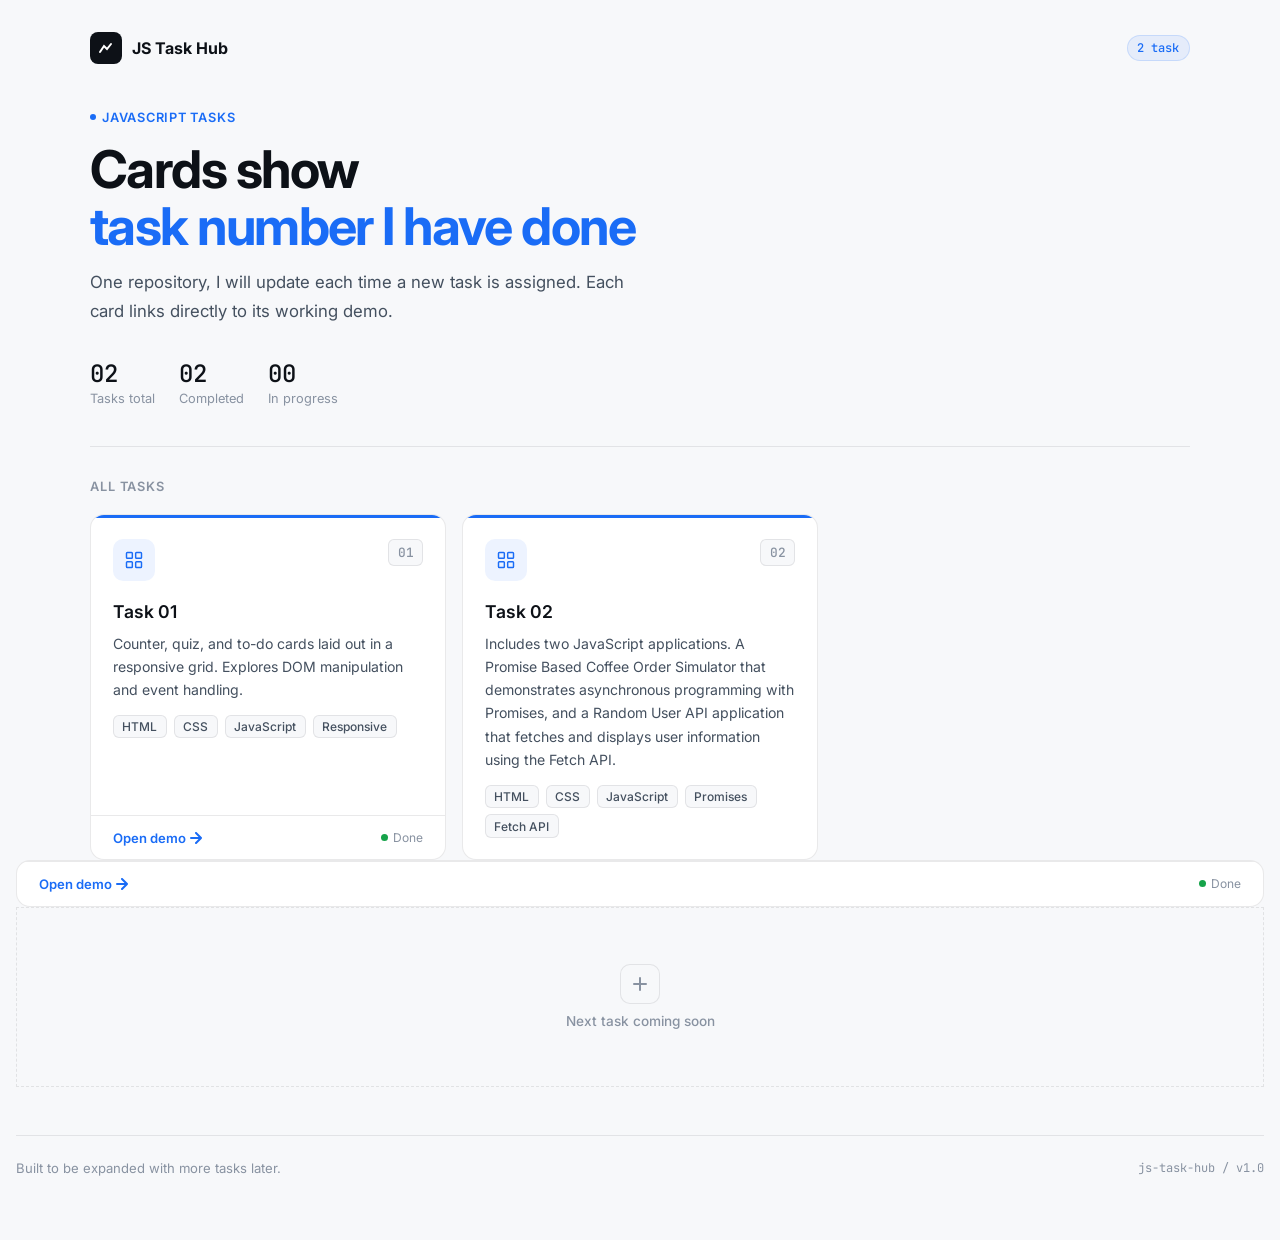
<file: index.html>
﻿<!DOCTYPE html>
<html lang="en">
<head>
<meta charset="UTF-8">
<meta name="viewport" content="width=device-width, initial-scale=1.0">
<title>JS Task Hub</title>
<link rel="preconnect" href="https://fonts.googleapis.com">
<link href="https://fonts.googleapis.com/css2?family=Inter:wght@400;500;600;700&family=JetBrains+Mono:wght@500&display=swap" rel="stylesheet">
<style>
*,*::before,*::after{box-sizing:border-box;margin:0;padding:0}

:root{
  --ink:#0d1117;
  --ink-2:#44505f;
  --ink-3:#8892a1;
  --surface:#ffffff;
  --bg:#f7f8fa;
  --border:rgba(13,17,23,.09);
  --border-hover:rgba(13,17,23,.18);
  --blue:#1a6cf6;
  --blue-dim:rgba(26,108,246,.08);
  --green:#16a34a;
  --green-dim:rgba(22,163,74,.08);
  --amber:#b45309;
  --amber-dim:rgba(180,83,9,.08);
  --purple:#7c3aed;
  --purple-dim:rgba(124,58,237,.08);
  --radius:14px;
  --radius-sm:8px;
}

body{
  font-family:'Inter',system-ui,sans-serif;
  background:var(--bg);
  color:var(--ink);
  min-height:100vh;
  padding:2rem 1rem 4rem;
}

.shell{max-width:1100px;margin:0 auto}

/* ── Topbar ── */
.topbar{
  display:flex;
  align-items:center;
  justify-content:space-between;
  margin-bottom:2.5rem;
}
.logo{
  display:flex;
  align-items:center;
  gap:10px;
  font-weight:700;
  font-size:1rem;
  color:var(--ink);
  text-decoration:none;
}
.logo-mark{
  width:32px;height:32px;
  background:var(--ink);
  border-radius:8px;
  display:flex;align-items:center;justify-content:center;
}
.logo-mark svg{width:16px;height:16px;stroke:#fff;fill:none;stroke-width:2;stroke-linecap:round}
.badge-count{
  font-family:'JetBrains Mono',monospace;
  font-size:.75rem;font-weight:500;
  background:var(--blue-dim);
  color:var(--blue);
  padding:.25rem .6rem;
  border-radius:99px;
  border:1px solid rgba(26,108,246,.15);
}

/* ── Hero ── */
.hero{margin-bottom:2.5rem}
.hero-tag{
  display:inline-flex;align-items:center;gap:6px;
  font-size:.8rem;font-weight:600;
  letter-spacing:.06em;text-transform:uppercase;
  color:var(--blue);margin-bottom:1rem;
}
.hero-tag::before{content:'';display:block;width:6px;height:6px;border-radius:50%;background:var(--blue)}
.hero h1{
  font-size:clamp(2rem,5vw,3.25rem);
  font-weight:700;line-height:1.1;
  letter-spacing:-.03em;
  color:var(--ink);margin-bottom:.85rem;
}
.hero h1 em{font-style:normal;color:var(--blue)}
.hero-sub{font-size:1.05rem;color:var(--ink-2);line-height:1.7;max-width:52ch}

/* ── Stats ── */
.stats{display:flex;gap:1.5rem;margin:2rem 0;flex-wrap:wrap}
.stat{display:flex;flex-direction:column;gap:2px}
.stat-num{font-family:'JetBrains Mono',monospace;font-size:1.5rem;font-weight:500;color:var(--ink)}
.stat-label{font-size:.8rem;color:var(--ink-3)}

/* ── Divider ── */
.divider{height:1px;background:var(--border);margin:2rem 0}

/* ── Section head ── */
.section-head{display:flex;align-items:center;justify-content:space-between;margin-bottom:1.25rem}
.section-title{font-size:.8rem;font-weight:600;letter-spacing:.07em;text-transform:uppercase;color:var(--ink-3)}

/* ── Grid ── */
.grid{display:grid;grid-template-columns:repeat(auto-fill,minmax(300px,1fr));gap:1rem}

/* ── Card ── */
.card{
  position:relative;
  background:var(--surface);
  border:1px solid var(--border);
  border-radius:var(--radius);
  overflow:hidden;
  text-decoration:none;
  color:inherit;
  display:flex;flex-direction:column;
  transition:border-color .18s,transform .18s,box-shadow .18s;
}
.card:hover{
  border-color:var(--border-hover);
  transform:translateY(-3px);
  box-shadow:0 12px 32px rgba(13,17,23,.08);
}

.card-accent{height:3px;background:var(--accent,var(--blue))}

.card-top{
  padding:1.35rem 1.35rem .75rem;
  display:flex;align-items:flex-start;justify-content:space-between;gap:1rem;
}
.card-icon{
  width:42px;height:42px;border-radius:10px;
  background:var(--icon-bg,var(--blue-dim));
  display:flex;align-items:center;justify-content:center;flex-shrink:0;
}
.card-icon svg{
  width:20px;height:20px;
  stroke:var(--icon-color,var(--blue));
  fill:none;stroke-width:1.75;stroke-linecap:round;stroke-linejoin:round;
}
.card-num{
  font-family:'JetBrains Mono',monospace;
  font-size:.8rem;font-weight:500;color:var(--ink-3);
  background:var(--bg);border:1px solid var(--border);
  border-radius:6px;padding:.25rem .55rem;
}

.card-body{padding:.5rem 1.35rem 1.35rem;flex:1;display:flex;flex-direction:column;gap:.6rem}
.card-title{font-size:1.1rem;font-weight:600;color:var(--ink)}
.card-desc{font-size:.88rem;line-height:1.65;color:var(--ink-2)}

.tag-row{display:flex;flex-wrap:wrap;gap:.4rem;margin-top:.25rem}
.tag{
  display:inline-flex;align-items:center;gap:4px;
  font-size:.75rem;font-weight:500;
  padding:.2rem .55rem;border-radius:6px;
  background:var(--bg);color:var(--ink-2);border:1px solid var(--border);
}

.card-foot{
  display:flex;align-items:center;justify-content:space-between;
  padding:.85rem 1.35rem;border-top:1px solid var(--border);margin-top:auto;
}
.card-link{
  font-size:.82rem;font-weight:600;color:var(--blue);
  display:flex;align-items:center;gap:4px;
  transition:gap .15s;
}
.card:hover .card-link{gap:7px}
.status-dot{width:7px;height:7px;border-radius:50%;background:var(--green)}
.status-label{font-size:.75rem;color:var(--ink-3)}
.status-pair{display:flex;align-items:center;gap:5px}

/* ── Add card placeholder ── */
.add-card{
  border:1.5px dashed var(--border);
  background:transparent;
  display:flex;flex-direction:column;
  align-items:center;justify-content:center;
  gap:.6rem;min-height:180px;
  transition:border-color .18s,background .18s;
  cursor:default;
}
.add-card:hover{border-color:var(--blue);background:var(--blue-dim)}
.add-icon{
  width:40px;height:40px;border-radius:10px;
  background:var(--bg);border:1px solid var(--border);
  display:flex;align-items:center;justify-content:center;
}
.add-icon svg{width:18px;height:18px;stroke:var(--ink-3);fill:none;stroke-width:2;stroke-linecap:round}
.add-label{font-size:.85rem;color:var(--ink-3);font-weight:500}

/* ── Footer ── */
footer{
  margin-top:3rem;padding-top:1.5rem;
  border-top:1px solid var(--border);
  display:flex;align-items:center;justify-content:space-between;
  flex-wrap:wrap;gap:.75rem;
}
.footer-text{font-size:.82rem;color:var(--ink-3)}
.footer-mono{font-family:'JetBrains Mono',monospace;font-size:.75rem;color:var(--ink-3)}

/* ── Responsive ── */
@media(max-width:600px){
  body{padding:1.25rem .75rem 3rem}
  .hero h1{font-size:2rem}
  .grid{grid-template-columns:1fr}
}
</style>
</head>
<body>
<div class="shell">

  <nav class="topbar">
    <a href="#" class="logo">
      <div class="logo-mark">
        <svg viewBox="0 0 16 16"><polyline points="2,12 6,6 9,9 13,4"/></svg>
      </div>
      JS Task Hub
    </a>
    <span class="badge-count">2 task</span>
  </nav>

  <header class="hero">
    <div class="hero-tag">JavaScript Tasks</div>
    <h1>Cards show<br><em>task number I have done</em></h1>
    <p class="hero-sub">One repository, I will update each time a new task is assigned. Each card links directly to its working demo.</p>

    <div class="stats">
      <div class="stat">
        <span class="stat-num">02</span>
        <span class="stat-label">Tasks total</span>
      </div>
      <div class="stat">
        <span class="stat-num">02</span>
        <span class="stat-label">Completed</span>
      </div>
      <div class="stat">
        <span class="stat-num">00</span>
        <span class="stat-label">In progress</span>
      </div>
    </div>
  </header>

  <div class="divider"></div>

  <div class="section-head">
    <span class="section-title">All tasks</span>
  </div>

  <section class="grid" aria-label="Task cards">

    <a class="card" href="Task 01/index.html" style="--accent:#1a6cf6">
      <div class="card-accent"></div>
      <div class="card-top">
        <div class="card-icon" style="--icon-bg:var(--blue-dim);--icon-color:var(--blue)">
          <svg viewBox="0 0 24 24">
            <rect x="3" y="3" width="7" height="7" rx="1"/>
            <rect x="14" y="3" width="7" height="7" rx="1"/>
            <rect x="3" y="14" width="7" height="7" rx="1"/>
            <rect x="14" y="14" width="7" height="7" rx="1"/>
          </svg>
        </div>
        <span class="card-num">01</span>
      </div>
      <div class="card-body">
        <h2 class="card-title">Task 01</h2>
        <p class="card-desc">Counter, quiz, and to-do cards laid out in a responsive grid. Explores DOM manipulation and event handling.</p>
        <div class="tag-row">
          <span class="tag">HTML</span>
          <span class="tag">CSS</span>
          <span class="tag">JavaScript</span>
          <span class="tag">Responsive</span>
        </div>
      </div>
      <div class="card-foot">
        <span class="card-link">
          Open demo
          <svg width="12" height="12" viewBox="0 0 12 12" fill="none" stroke="currentColor" stroke-width="2" stroke-linecap="round"><path d="M1 6h10M6 1l5 5-5 5"/></svg>
        </span>
        <span class="status-pair">
          <span class="status-dot"></span>
          <span class="status-label">Done</span>
        </span>
      </div>
    </a>

    <a class="card" href="Task_02/index.html" style="--accent:#1a6cf6">
      <div class="card-accent"></div>
      <div class="card-top">
        <div class="card-icon" style="--icon-bg:var(--blue-dim);--icon-color:var(--blue)">
          <svg viewBox="0 0 24 24">
            <rect x="3" y="3" width="7" height="7" rx="1"/>
            <rect x="14" y="3" width="7" height="7" rx="1"/>
            <rect x="3" y="14" width="7" height="7" rx="1"/>
            <rect x="14" y="14" width="7" height="7" rx="1"/>
          </svg>
        </div>
        <span class="card-num">02</span>
      </div>
      <div class="card-body">
    <h2 class="card-title">Task 02</h2>

    <p class="card-desc">
        Includes two JavaScript applications. A Promise Based Coffee Order Simulator that demonstrates asynchronous programming with Promises, and a Random User API application that fetches and displays user information using the Fetch API.
    </p>

    <div class="tag-row">
        <span class="tag">HTML</span>
        <span class="tag">CSS</span>
        <span class="tag">JavaScript</span>
        <span class="tag">Promises</span>
        <span class="tag">Fetch API</span>
    </div>
</div>
      </div>
      <div class="card-foot">
        <span class="card-link">
          Open demo
          <svg width="12" height="12" viewBox="0 0 12 12" fill="none" stroke="currentColor" stroke-width="2" stroke-linecap="round"><path d="M1 6h10M6 1l5 5-5 5"/></svg>
        </span>
        <span class="status-pair">
          <span class="status-dot"></span>
          <span class="status-label">Done</span>
        </span>
      </div>
    </a>

    <div class="add-card" role="presentation">
      <div class="add-icon">
        <svg viewBox="0 0 18 18">
          <line x1="9" y1="3" x2="9" y2="15"/>
          <line x1="3" y1="9" x2="15" y2="9"/>
        </svg>
      </div>
      <span class="add-label">Next task coming soon</span>
    </div>

  </section>
  

  <footer>
    <span class="footer-text">Built to be expanded with more tasks later.</span>
    <span class="footer-mono">js-task-hub / v1.0</span>
  </footer>

</div>
</body>
</html>
</file>
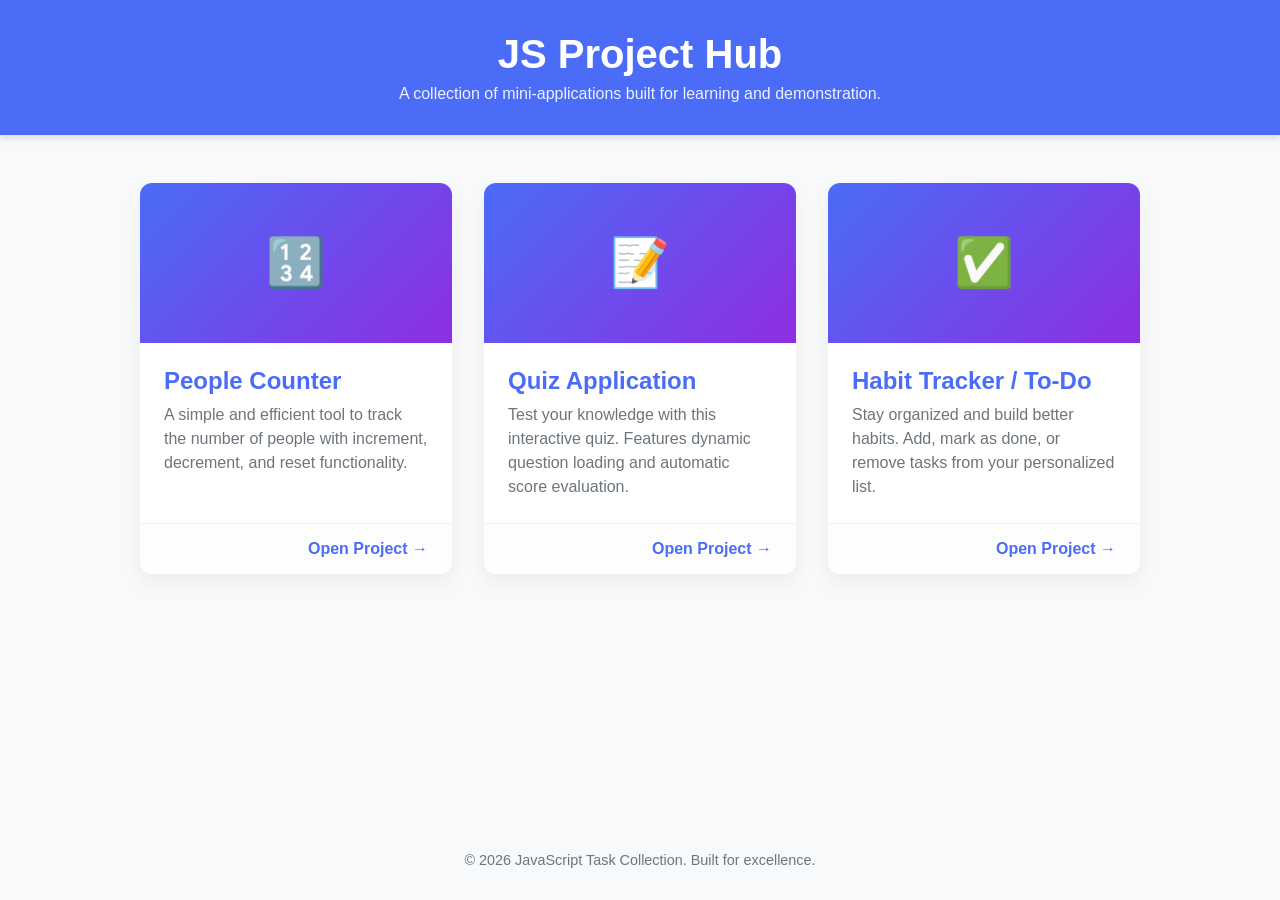
<file: Task 01/index.html>
<!DOCTYPE html>
<html lang="en">

<head>
    <meta charset="UTF-8">
    <meta name="viewport" content="width=device-width, initial-scale=1.0">
    <title>JavaScript Task Showcase</title>
    <style>
        :root {
            --primary: #4a6cf7;
            --secondary: #6c757d;
            --bg: #f8f9fa;
            --card-bg: #ffffff;
            --text: #212529;
            --text-light: #6c757d;
        }

        body {
            font-family: 'Segoe UI', Tahoma, Geneva, Verdana, sans-serif;
            background-color: var(--bg);
            color: var(--text);
            margin: 0;
            padding: 0;
            display: flex;
            flex-direction: column;
            align-items: center;
            min-height: 100vh;
        }

        header {
            background-color: var(--primary);
            color: white;
            width: 100%;
            padding: 2rem 0;
            text-align: center;
            box-shadow: 0 4px 6px rgba(0, 0, 0, 0.1);
            margin-bottom: 3rem;
        }

        header h1 {
            margin: 0;
            font-size: 2.5rem;
        }

        header p {
            margin: 0.5rem 0 0;
            opacity: 0.9;
        }

        .container {
            max-width: 1000px;
            width: 90%;
            display: grid;
            grid-template-columns: repeat(auto-fit, minmax(280px, 1fr));
            gap: 2rem;
            padding-bottom: 4rem;
        }

        .card {
            background: var(--card-bg);
            border-radius: 12px;
            overflow: hidden;
            box-shadow: 0 10px 20px rgba(0, 0, 0, 0.05);
            transition: transform 0.3s ease, box-shadow 0.3s ease;
            display: flex;
            flex-direction: column;
            text-decoration: none;
            color: inherit;
        }

        .card:hover {
            transform: translateY(-10px);
            box-shadow: 0 15px 30px rgba(0, 0, 0, 0.1);
        }

        .card-image {
            height: 160px;
            background: linear-gradient(135deg, var(--primary), #8e2de2);
            display: flex;
            align-items: center;
            justify-content: center;
            color: white;
            font-size: 3rem;
        }

        .card-content {
            padding: 1.5rem;
            flex-grow: 1;
        }

        .card-content h2 {
            margin: 0 0 0.5rem;
            font-size: 1.5rem;
            color: var(--primary);
        }

        .card-content p {
            margin: 0;
            color: var(--text-light);
            line-height: 1.5;
        }

        .card-footer {
            padding: 1rem 1.5rem;
            background: #fdfdfd;
            border-top: 1px solid #f0f0f0;
            text-align: right;
            font-weight: 600;
            color: var(--primary);
        }

        footer {
            margin-top: auto;
            padding: 2rem;
            color: var(--text-light);
            font-size: 0.9rem;
        }

        /* Project Icons */
        .icon-counter::before {
            content: '🔢';
        }

        .icon-quiz::before {
            content: '📝';
        }

        .icon-todo::before {
            content: '✅';
        }
    </style>
</head>

<body>

    <header>
        <h1>JS Project Hub</h1>
        <p>A collection of mini-applications built for learning and demonstration.</p>
    </header>

    <div class="container">
        <!-- Counter Project -->
        <a href="counter/" class="card" id="project-counter">
            <div class="card-image"><span class="icon-counter"></span></div>
            <div class="card-content">
                <h2>People Counter</h2>
                <p>A simple and efficient tool to track the number of people with increment, decrement, and reset
                    functionality.</p>
            </div>
            <div class="card-footer">Open Project &rarr;</div>
        </a>

        <!-- Quiz Project -->
        <a href="Quiz/" class="card" id="project-quiz">
            <div class="card-image"><span class="icon-quiz"></span></div>
            <div class="card-content">
                <h2>Quiz Application</h2>
                <p>Test your knowledge with this interactive quiz. Features dynamic question loading and automatic score
                    evaluation.</p>
            </div>
            <div class="card-footer">Open Project &rarr;</div>
        </a>

        <!-- To-Do Project -->
        <a href="to_do/" class="card" id="project-todo">
            <div class="card-image"><span class="icon-todo"></span></div>
            <div class="card-content">
                <h2>Habit Tracker / To-Do</h2>
                <p>Stay organized and build better habits. Add, mark as done, or remove tasks from your personalized
                    list.</p>
            </div>
            <div class="card-footer">Open Project &rarr;</div>
        </a>
    </div>

    <footer>
        &copy; 2026 JavaScript Task Collection. Built for excellence.
    </footer>

</body>

</html>
</file>
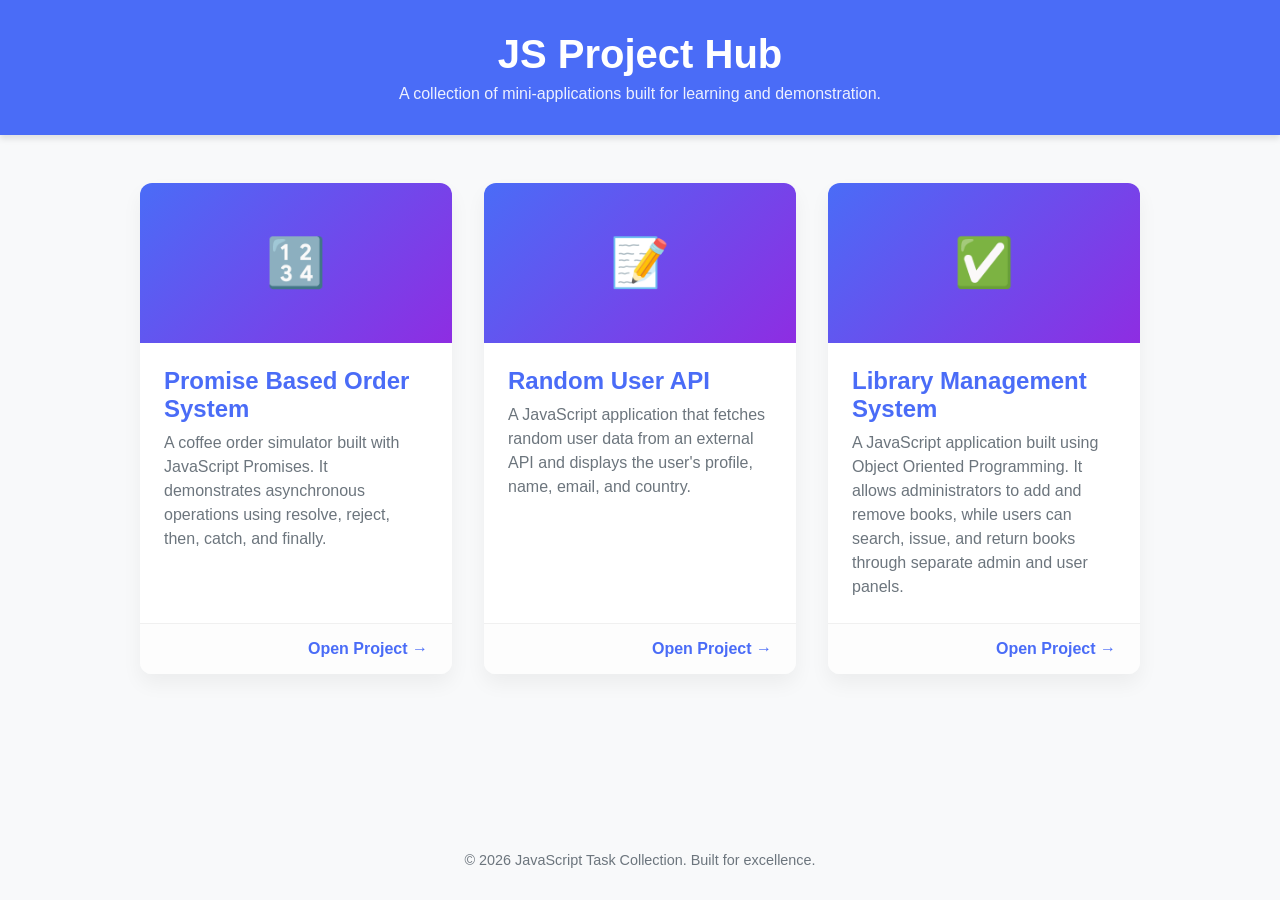
<file: Task_02/index.html>
<!DOCTYPE html>
<html lang="en">

<head>
    <meta charset="UTF-8">
    <meta name="viewport" content="width=device-width, initial-scale=1.0">
    <title>JavaScript Task Showcase</title>
    <style>
        :root {
            --primary: #4a6cf7;
            --secondary: #6c757d;
            --bg: #f8f9fa;
            --card-bg: #ffffff;
            --text: #212529;
            --text-light: #6c757d;
        }

        body {
            font-family: 'Segoe UI', Tahoma, Geneva, Verdana, sans-serif;
            background-color: var(--bg);
            color: var(--text);
            margin: 0;
            padding: 0;
            display: flex;
            flex-direction: column;
            align-items: center;
            min-height: 100vh;
        }

        header {
            background-color: var(--primary);
            color: white;
            width: 100%;
            padding: 2rem 0;
            text-align: center;
            box-shadow: 0 4px 6px rgba(0, 0, 0, 0.1);
            margin-bottom: 3rem;
        }

        header h1 {
            margin: 0;
            font-size: 2.5rem;
        }

        header p {
            margin: 0.5rem 0 0;
            opacity: 0.9;
        }

        .container {
            max-width: 1000px;
            width: 90%;
            display: grid;
            grid-template-columns: repeat(auto-fit, minmax(280px, 1fr));
            gap: 2rem;
            padding-bottom: 4rem;
        }

        .card {
            background: var(--card-bg);
            border-radius: 12px;
            overflow: hidden;
            box-shadow: 0 10px 20px rgba(0, 0, 0, 0.05);
            transition: transform 0.3s ease, box-shadow 0.3s ease;
            display: flex;
            flex-direction: column;
            text-decoration: none;
            color: inherit;
        }

        .card:hover {
            transform: translateY(-10px);
            box-shadow: 0 15px 30px rgba(0, 0, 0, 0.1);
        }

        .card-image {
            height: 160px;
            background: linear-gradient(135deg, var(--primary), #8e2de2);
            display: flex;
            align-items: center;
            justify-content: center;
            color: white;
            font-size: 3rem;
        }

        .card-content {
            padding: 1.5rem;
            flex-grow: 1;
        }

        .card-content h2 {
            margin: 0 0 0.5rem;
            font-size: 1.5rem;
            color: var(--primary);
        }

        .card-content p {
            margin: 0;
            color: var(--text-light);
            line-height: 1.5;
        }

        .card-footer {
            padding: 1rem 1.5rem;
            background: #fdfdfd;
            border-top: 1px solid #f0f0f0;
            text-align: right;
            font-weight: 600;
            color: var(--primary);
        }

        footer {
            margin-top: auto;
            padding: 2rem;
            color: var(--text-light);
            font-size: 0.9rem;
        }

        /* Project Icons */
        .icon-counter::before {
            content: '🔢';
        }

        .icon-quiz::before {
            content: '📝';
        }

        .icon-todo::before {
            content: '✅';
        }
    </style>
</head>

<body>

    <header>
        <h1>JS Project Hub</h1>
        <p>A collection of mini-applications built for learning and demonstration.</p>
    </header>

    <div class="container">
        <!-- Promise Project -->
        <a href="promiseJs/index.html" class="card" id="project-counter">
            <div class="card-image"><span class="icon-counter"></span></div>
            <div class="card-content">
                <h2>Promise Based Order System</h2>
                <p>A coffee order simulator built with JavaScript Promises. It demonstrates asynchronous operations
                    using resolve, reject, then, catch, and finally.</p>
            </div>
            <div class="card-footer">Open Project &rarr;</div>
        </a>

        <!-- API request -->
        <a href="apiRequestJs/index.html" class="card" id="project-quiz">
            <div class="card-image"><span class="icon-quiz"></span></div>
            <div class="card-content">
                <h2>Random User API</h2>
                <p>A JavaScript application that fetches random user data from an external API and displays the user's
                    profile, name, email, and country.</p>
            </div>
            <div class="card-footer">Open Project &rarr;</div>
        </a>

        <!-- Library Management -->
        <a href="Libray_manajement_OOP_Concept/index.html" class="card" id="project-todo">
            <div class="card-image"><span class="icon-todo"></span></div>
            <div class="card-content">
                <h2>Library Management System</h2>
                <p>
                    A JavaScript application built using Object Oriented Programming. It allows administrators to add
                    and remove books, while users can search, issue, and return books through separate admin and user
                    panels.
                </p>
            </div>
            <div class="card-footer">Open Project &rarr;</div>
        </a>
    </div>

    <footer>
        &copy; 2026 JavaScript Task Collection. Built for excellence.
    </footer>

</body>

</html>
</file>
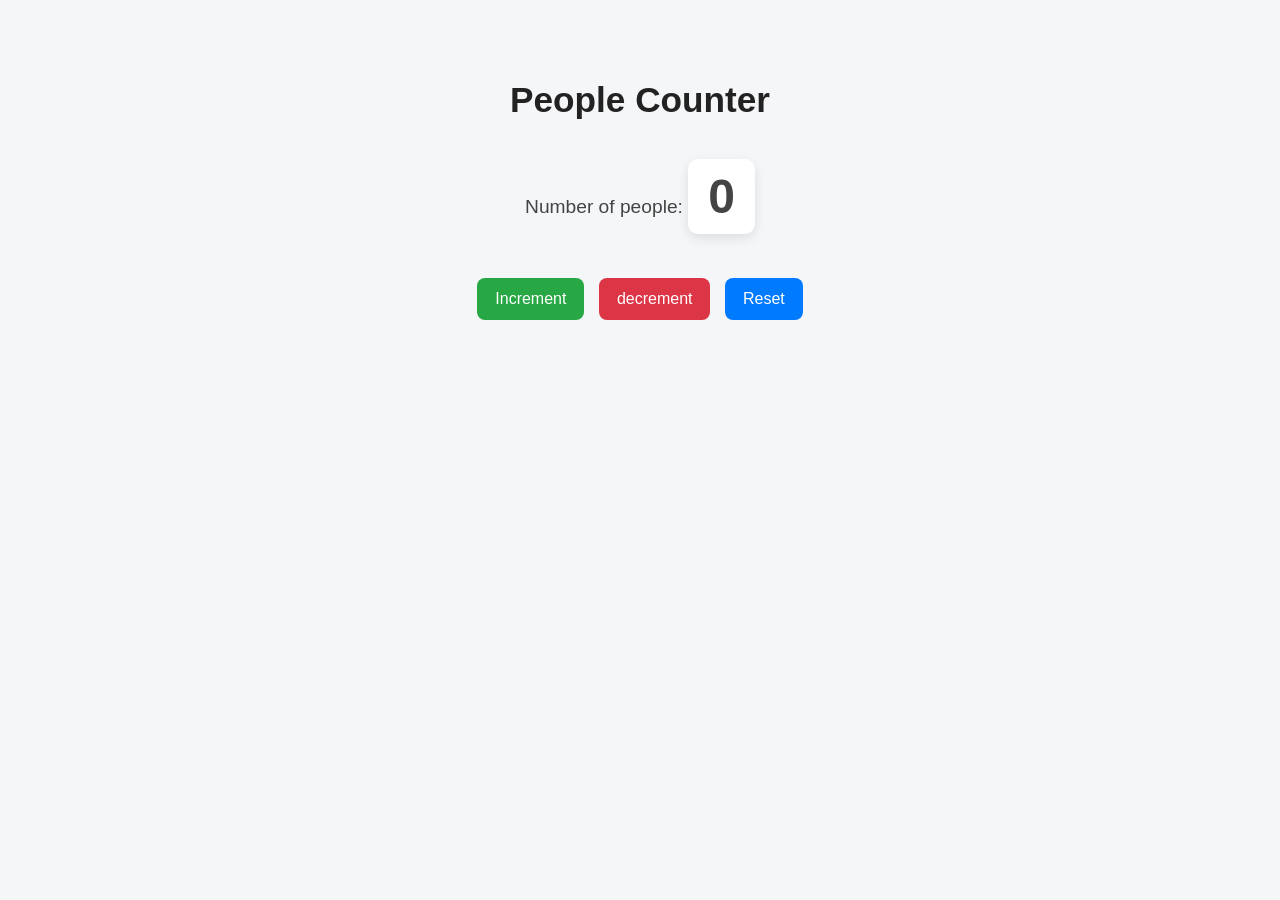
<file: Task 01/counter/index.html>
<!DOCTYPE html>
<html lang="en">

<head>
    <meta charset="UTF-8">
    <meta name="viewport" content="width=device-width, initial-scale=1.0">
    <title>People Counter</title>
    <link rel="stylesheet" href="style.css">
</head>

<body>
    <h1>People Counter</h1>
    <p>Number of people: <span id="counter">0</span></p>
    <button id="increment">Increment</button>
    <button id="decrement">decrement</button>
    <button id="reset">Reset</button>
    <script src="script.js"></script>
</body>

</html>
</file>
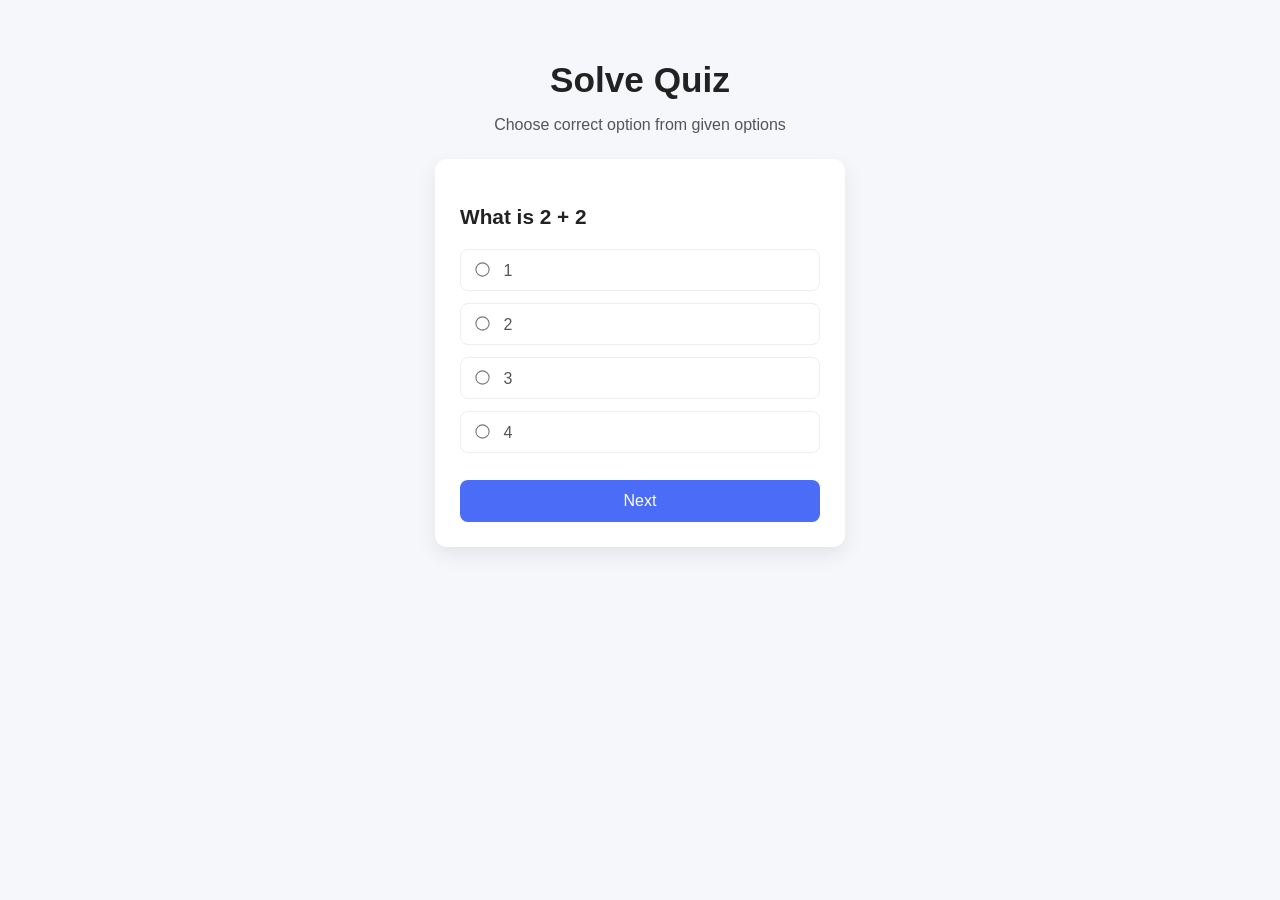
<file: Task 01/Quiz/index.html>
<!DOCTYPE html>
<html lang="en">

<head>
    <meta charset="UTF-8">
    <meta name="viewport" content="width=device-width, initial-scale=1.0">
    <title>Quiz</title>
    <link rel="stylesheet" href="style.css">
</head>

<body>
    <h1>Solve Quiz</h1>
    <p>Choose correct option from given options</p>

    <section id="attempt">
        <h3 id="question"></h3>

        <form>
            <p>
                <input type="radio" name="answer" id="opt_1" value="">
                <label for="opt_1" id="lbl_1"></label>

            </p>

            <p>

                <input type="radio" name="answer" id="opt_2" value="">
                <label for="opt_2" id="lbl_2"></label>
            </p>
            <p>
                <input type="radio" name="answer" id="opt_3" value="">
                <label for="opt_3" id="lbl_3"></label>

            </p>

            <p>

                <input type="radio" name="answer" id="opt_4" value="">
                <label for="opt_4" id="lbl_4"></label>
            </p>
        </form>
        <button type="button" id="next_question">Next</button>
    </section>
    <script src="script.js"></script>

</body>

</html>
</file>
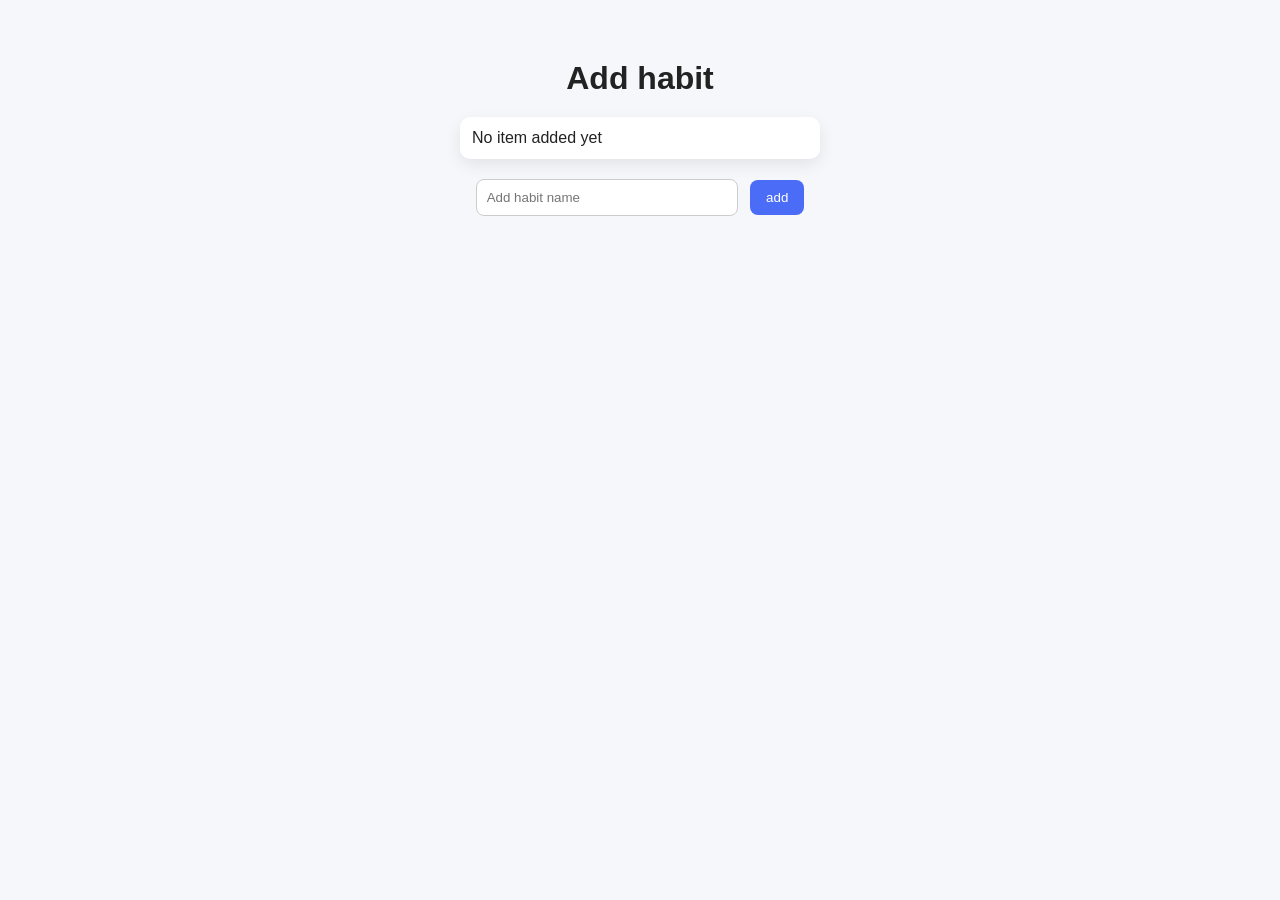
<file: Task 01/to_do/index.html>
<!DOCTYPE html>
<html lang="en">

<head>
    <meta charset="UTF-8">
    <meta name="viewport" content="width=device-width, initial-scale=1.0">
    <title>To_do counter</title>
    <link rel="stylesheet" href="style.css">
</head>

<body>
    <h1>Add habit</h1>
    <ul id="habitList">
        <li id="no_item">No item added yet</li>
    </ul>
    <input type="text" placeholder="Add habit name" id="addhabit">
    <button id="add">add</button>

    <script src="script.js"></script>
</body>

</html>
</file>
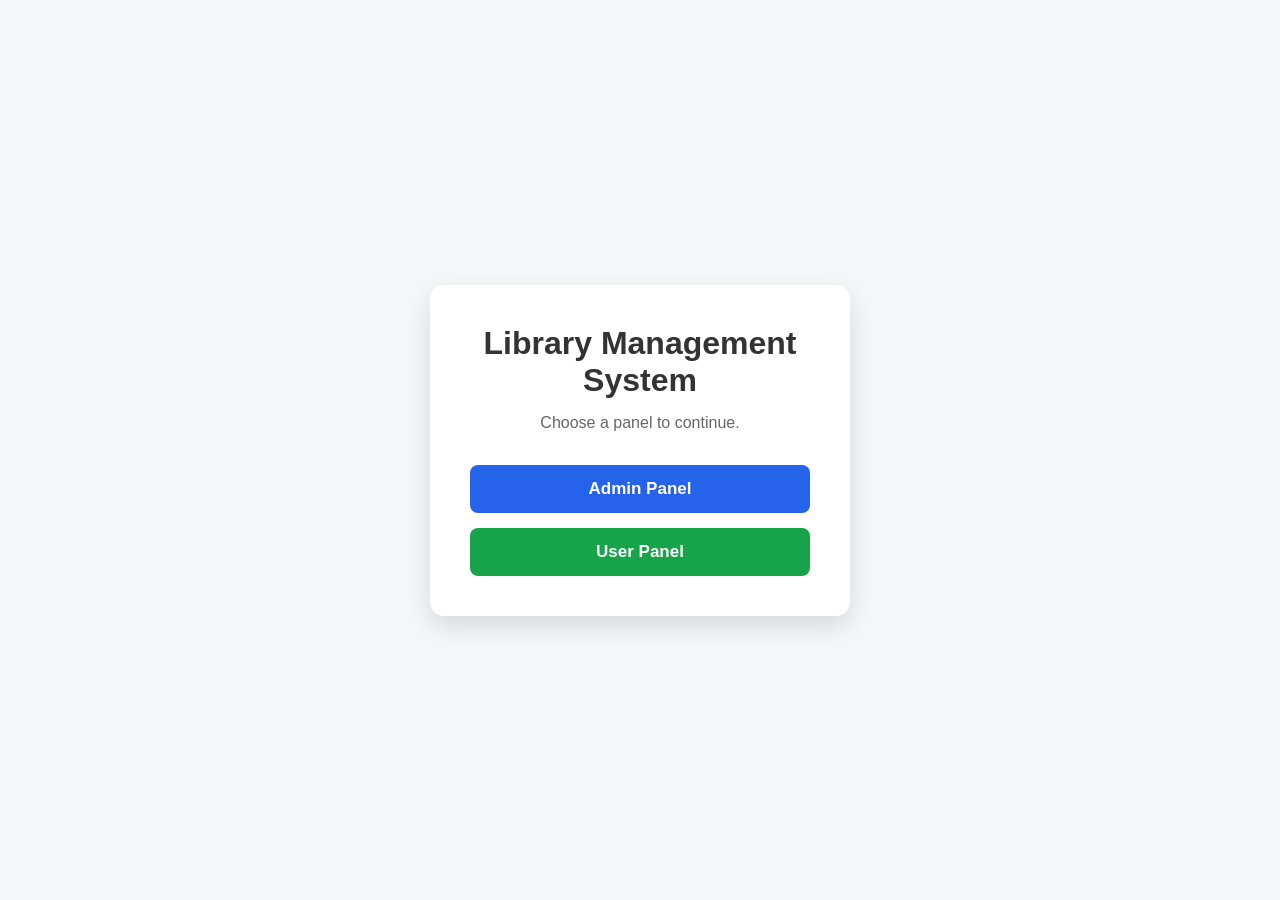
<file: Task_02/Libray_manajement_OOP_Concept/index.html>
<!DOCTYPE html>
<html lang="en">

<head>
    <meta charset="UTF-8">
    <meta name="viewport" content="width=device-width, initial-scale=1.0">
    <title>Library Management System</title>

    <style>
        * {
            margin: 0;
            padding: 0;
            box-sizing: border-box;
            font-family: Arial, Helvetica, sans-serif;
        }

        body {
            background: #f4f6f9;
            display: flex;
            justify-content: center;
            align-items: center;
            min-height: 100vh;
        }

        .container {
            width: 420px;
            background: #fff;
            padding: 40px;
            border-radius: 14px;
            box-shadow: 0 10px 25px rgba(0, 0, 0, .12);
            text-align: center;
        }

        h1 {
            color: #333;
            margin-bottom: 12px;
        }

        p {
            color: #666;
            margin-bottom: 30px;
            line-height: 1.5;
        }

        .links {
            display: flex;
            flex-direction: column;
            gap: 15px;
        }

        .btn {
            display: block;
            text-decoration: none;
            padding: 14px;
            border-radius: 8px;
            font-size: 17px;
            font-weight: 600;
            transition: .3s;
        }

        .admin {
            background: #2563eb;
            color: #fff;
        }

        .admin:hover {
            background: #1d4ed8;
        }

        .user {
            background: #16a34a;
            color: #fff;
        }

        .user:hover {
            background: #15803d;
        }
    </style>
</head>

<body>

    <div class="container">

        <h1>Library Management System</h1>

        <p>
            Choose a panel to continue.
        </p>

        <div class="links">
            <a class="btn admin" href="./adminPannel/adminPannel.html">
                Admin Panel
            </a>

            <a class="btn user" href="./userPannel/userPannel.html">
                User Panel
            </a>
        </div>

    </div>

</body>

</html>
</file>
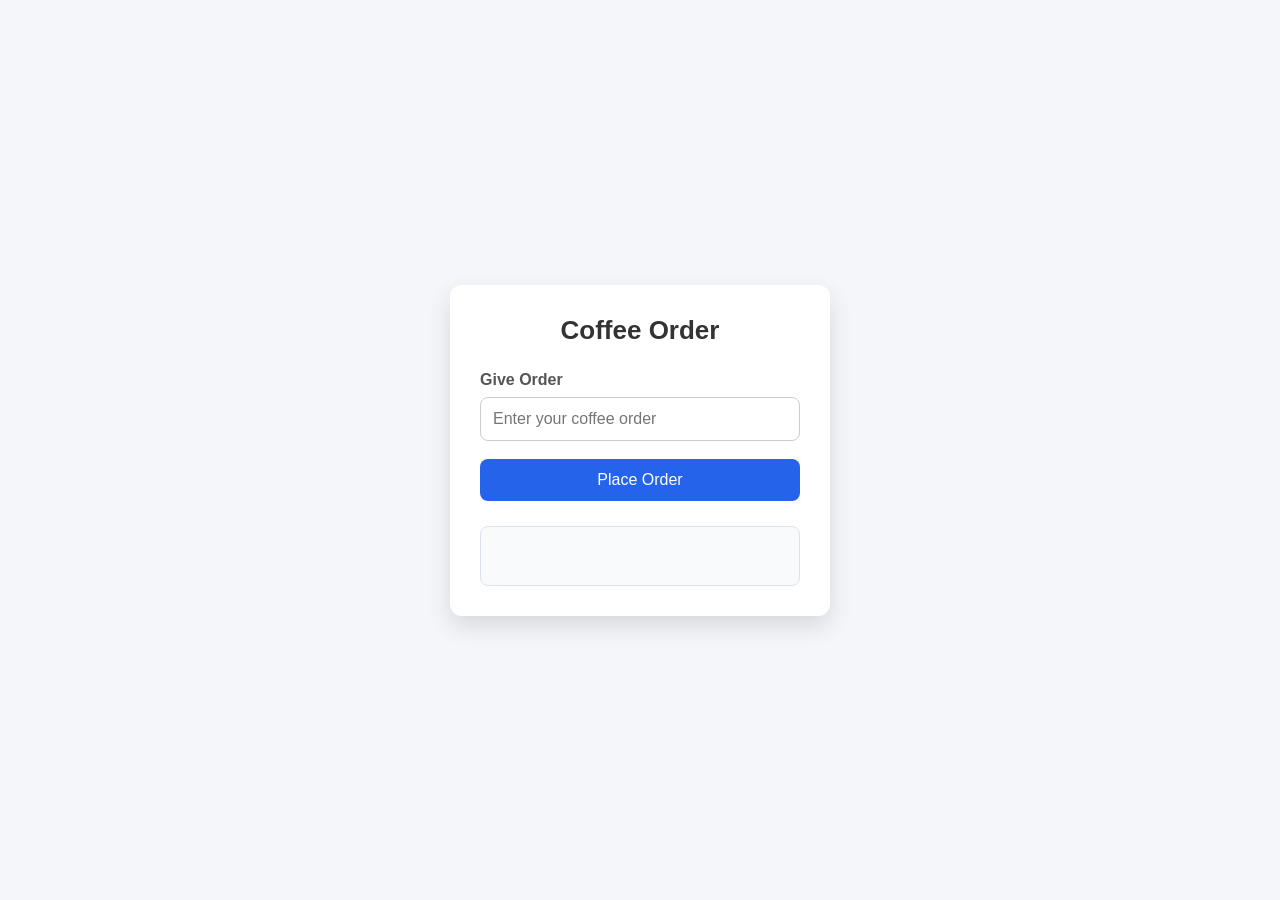
<file: Task_02/promiseJs/index.html>
<!DOCTYPE html>
<html lang="en">
<head>
    <meta charset="UTF-8">
    <meta name="viewport" content="width=device-width, initial-scale=1.0">
    <title>Coffee Order</title>

    <style>
        * {
            margin: 0;
            padding: 0;
            box-sizing: border-box;
            font-family: Arial, Helvetica, sans-serif;
        }

        body {
            background: #f4f6f9;
            display: flex;
            justify-content: center;
            align-items: center;
            min-height: 100vh;
        }

        .card {
            width: 380px;
            background: #fff;
            padding: 30px;
            border-radius: 12px;
            box-shadow: 0 10px 25px rgba(0, 0, 0, 0.12);
        }

        h1 {
            text-align: center;
            color: #333;
            margin-bottom: 25px;
            font-size: 26px;
        }

        label {
            display: block;
            margin-bottom: 8px;
            color: #555;
            font-weight: 600;
        }

        input {
            width: 100%;
            padding: 12px;
            border: 1px solid #ccc;
            border-radius: 8px;
            font-size: 16px;
            outline: none;
            transition: .3s;
        }

        input:focus {
            border-color: #2563eb;
            box-shadow: 0 0 6px rgba(37, 99, 235, 0.25);
        }

        button {
            width: 100%;
            margin-top: 18px;
            padding: 12px;
            border: none;
            border-radius: 8px;
            background: #2563eb;
            color: white;
            font-size: 16px;
            cursor: pointer;
            transition: .3s;
        }

        button:hover {
            background: #1d4ed8;
        }

        #result {
            margin-top: 25px;
            padding: 15px;
            min-height: 60px;
            border-radius: 8px;
            background: #f8fafc;
            border: 1px solid #dbe3ec;
            text-align: center;
            font-size: 18px;
            color: #333;
            font-weight: 600;
        }
    </style>
</head>
<body>

    <div class="card">
        <h1>Coffee Order</h1>

        <label for="take_order">Give Order</label>

        <input
            type="text"
            id="take_order"
            placeholder="Enter your coffee order"
        >

        <button id="order_btn">Place Order</button>

        <p id="result"></p>
    </div>

    <script src="promise.js"></script>

</body>
</html>
</file>
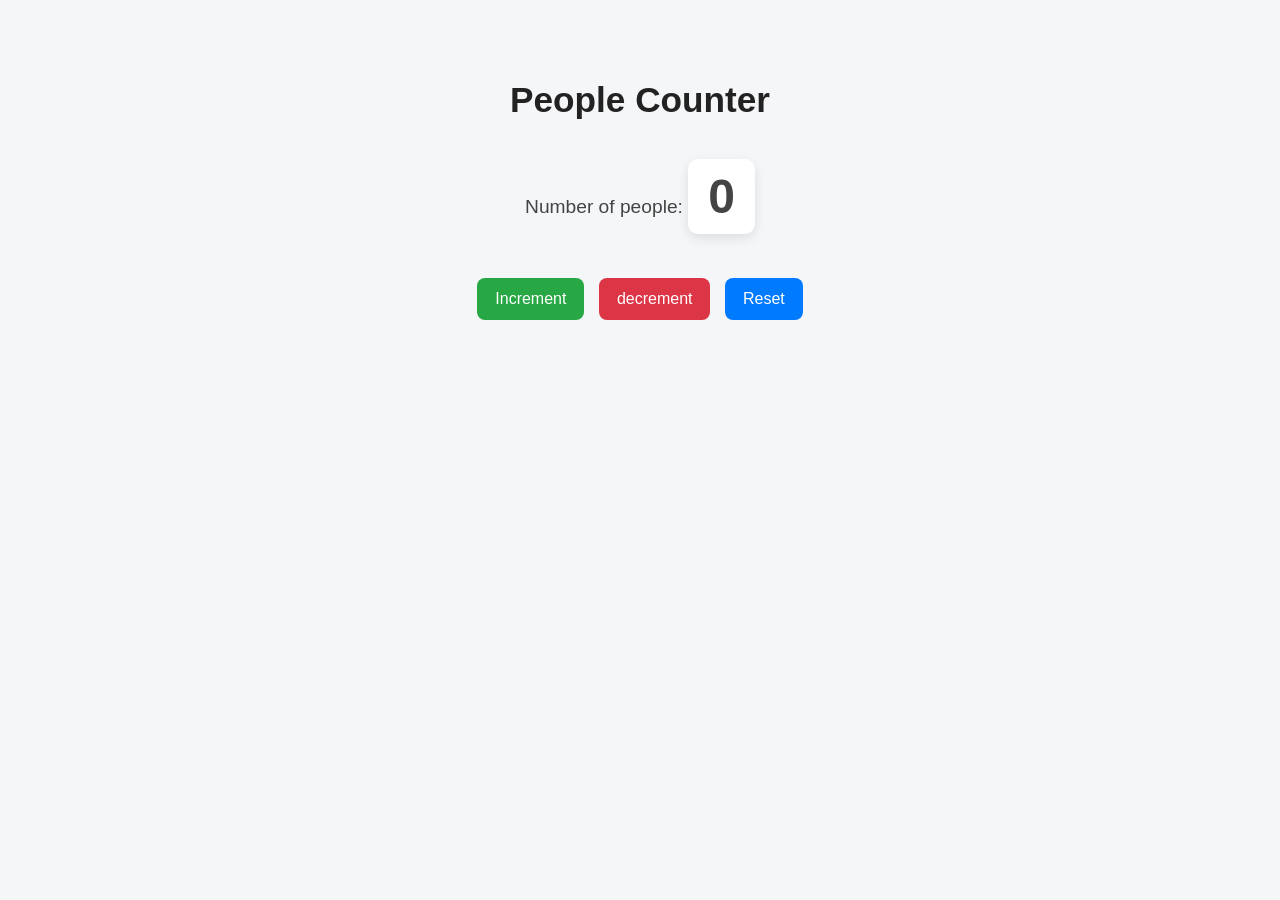
<file: Task 01/Js Task/Counter.html>
<!DOCTYPE html>
<html lang="en">

<head>
    <meta charset="UTF-8">
    <meta name="viewport" content="width=device-width, initial-scale=1.0">
    <title>Document</title>

    <style>
        body {
            font-family: Arial, sans-serif;
            text-align: center;
            margin-top: 80px;
            background: #f4f6f8;
        }

        h1 {
            font-size: 2.2rem;
            margin-bottom: 10px;
            color: #222;
        }

        p {
            font-size: 1.2rem;
            color: #444;
        }

        #counter {
            font-size: 3rem;
            font-weight: bold;
            margin: 20px 0;
            display: inline-block;
            padding: 10px 20px;
            background: white;
            border-radius: 10px;
            box-shadow: 0 4px 12px rgba(0, 0, 0, 0.1);
        }

        button {
            padding: 12px 18px;
            font-size: 1rem;
            cursor: pointer;
            border: none;
            border-radius: 8px;
            margin: 5px;
            transition: 0.2s ease;
        }

        button:hover {
            transform: scale(1.05);
        }

        #increment {
            background: #28a745;
            color: white;
        }

        #decrement {
            background: #dc3545;
            color: white;
        }

        #reset {
            background: #007bff;
            color: white;
        }
    </style>

    </style>
</head>

<body>
    <h1>People Counter</h1>
    <p>Number of people: <span id="counter">0</span></p>
    <button id="increment">Increment</button>
    <button id="decrement">decrement</button>
    <button id="reset">Reset</button>
    <script>
        let count = document.getElementById('counter');
        let incrementButton = document.getElementById('increment');
        incrementButton.addEventListener('click', () => {
            let currentCount = parseInt(count.textContent);
            count.textContent = currentCount + 1;
        });
        let decrement = document.getElementById('decrement');
        decrement.addEventListener('click', () => {
            let currentCount = parseInt(count.textContent);
            count.textContent = currentCount - 1;

        })
        let reset = document.getElementById('reset');
        reset.addEventListener('click', () => {
            count.textContent = 0
        })


    </script>
</body>

</html>
</file>
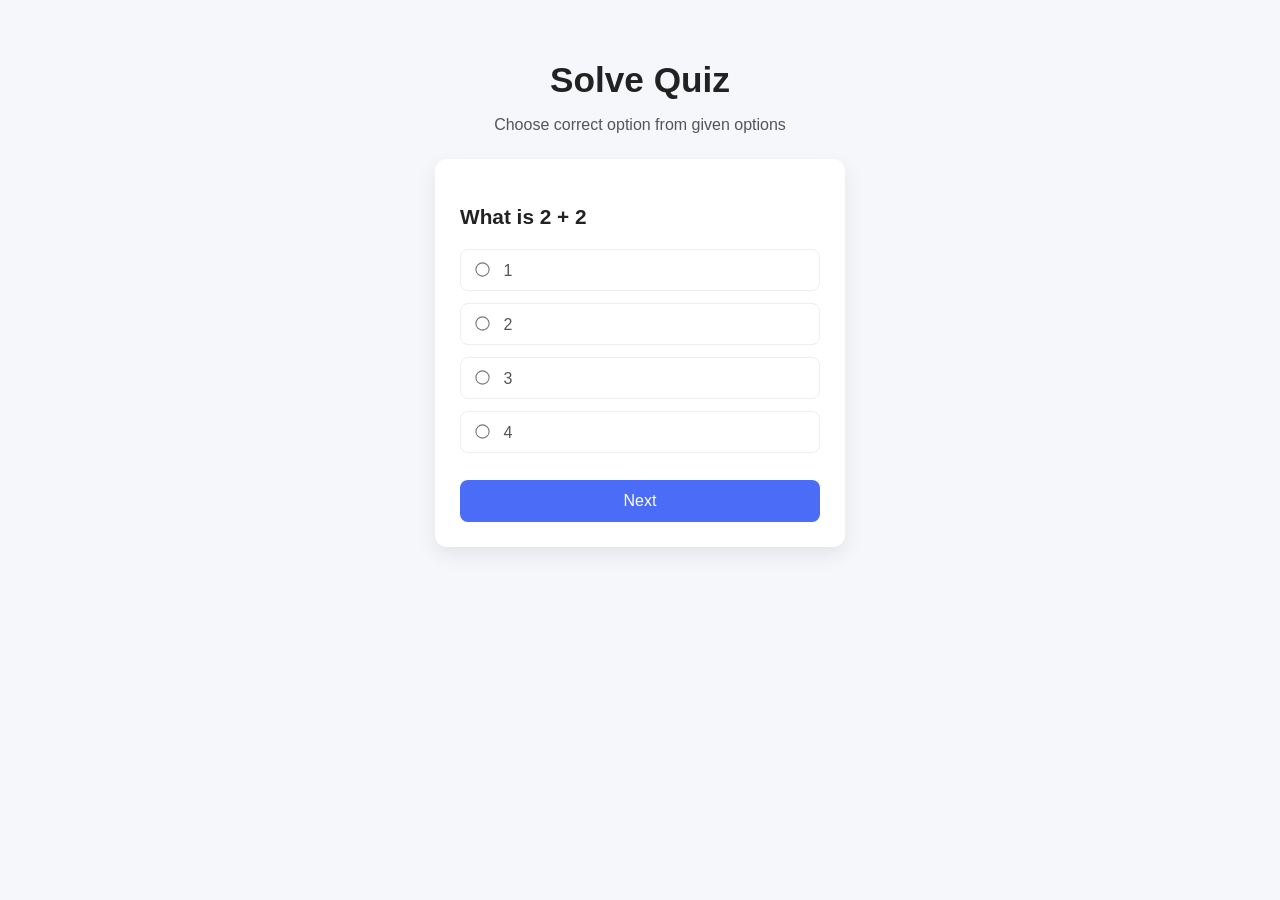
<file: Task 01/Js Task/Quiz.html>
<!DOCTYPE html>
<html lang="en">

<head>
    <meta charset="UTF-8">
    <meta name="viewport" content="width=device-width, initial-scale=1.0">
    <title>Quiz</title>
</head>
<style>
    body {
        font-family: Arial, sans-serif;
        text-align: center;
        margin-top: 60px;
        background: #f5f7fb;
        color: #222;
    }

    h1 {
        font-size: 2.2rem;
        margin-bottom: 5px;
    }

    p {
        font-size: 1rem;
        color: #555;
        margin-bottom: 25px;
    }

    #attempt {
        width: 360px;
        margin: 0 auto;
        background: #ffffff;
        padding: 25px;
        border-radius: 12px;
        box-shadow: 0 8px 20px rgba(0, 0, 0, 0.08);
        text-align: left;
    }

    #question {
        font-size: 1.3rem;
        margin-bottom: 20px;
    }

    form p {
        margin: 12px 0;
        padding: 10px;
        border: 1px solid #eee;
        border-radius: 8px;
        transition: 0.2s;
    }

    form p:hover {
        background: #f0f4ff;
        border-color: #cfd8ff;
    }

    input[type="radio"] {
        margin-right: 10px;
        transform: scale(1.1);
        cursor: pointer;
    }

    label {
        cursor: pointer;
    }

    #next_question {
        margin-top: 15px;
        width: 100%;
        padding: 12px;
        border: none;
        border-radius: 8px;
        background: #4a6cf7;
        color: white;
        font-size: 1rem;
        cursor: pointer;
        transition: 0.2s;
    }

    #next_question:hover {
        background: #3a57d6;
    }
</style>

<body>
    <h1>Solve Quiz</h1>
    <p>Choose correct option from given options</p>

    <section id="attempt">
        <h3 id="question"></h3>

        <form>
            <p>
                <input type="radio" name="answer" id="opt_1" value="">
                <label for="opt_1" id="lbl_1"></label>

            </p>

            <p>

                <input type="radio" name="answer" id="opt_2" value="">
                <label for="opt_2" id="lbl_2"></label>
            </p>
            <p>
                <input type="radio" name="answer" id="opt_3" value="">
                <label for="opt_3" id="lbl_3"></label>

            </p>

            <p>

                <input type="radio" name="answer" id="opt_4" value="">
                <label for="opt_4" id="lbl_4"></label>
            </p>
        </form>
        <button type="button" id="next_question">Next</button>
    </section>
    <script>
        let questions = ["What is 2 + 2", "What is 3 + 3", "what is 4 + 4", "What is 5 + 5 "];
        let answerers = [4, 6, 8, 10];
        let opttions = [[1, 2, 3, 4], [4, 5, 6, 7], [7, 8, 9, 10], [10, 12, 23, 23]];
        let next_question = document.getElementById('next_question');


        let put_question = document.getElementById('question');
        let count = 0;
        put_question.textContent = questions[count];
        let opt1 = document.getElementById('lbl_1');
        let opt2 = document.getElementById('lbl_2');
        let opt3 = document.getElementById('lbl_3');
        let opt4 = document.getElementById('lbl_4');

        let opt_1 = document.getElementById('opt_1');
        let opt_2 = document.getElementById('opt_2');
        let opt_3 = document.getElementById('opt_3');
        let opt_4 = document.getElementById('opt_4');
        opt1.textContent = opttions[count][0];
        opt2.textContent = opttions[count][1];
        opt3.textContent = opttions[count][2];
        opt4.textContent = opttions[count][3];

        opt_1.value = opttions[count][0];
        opt_2.value = opttions[count][1];
        opt_3.value = opttions[count][2];
        opt_4.value = opttions[count][3];
        let selected_options = []
        console.log(questions.length);
        next_question.addEventListener('click', () => {

            let selected = document.querySelector('input[name="answer"]:checked');

            if (!selected) {
                alert("Choose option");
                return;
            }

            selected_options[count] = selected.value;

            document.querySelectorAll('input[name="answer"]').forEach(r => r.checked = false);

            if (count < questions.length - 1) {

                count++;
                put_question.textContent = questions[count];

                opt1.textContent = opttions[count][0];
                opt2.textContent = opttions[count][1];
                opt3.textContent = opttions[count][2];
                opt4.textContent = opttions[count][3];

                opt_1.value = opttions[count][0];
                opt_2.value = opttions[count][1];
                opt_3.value = opttions[count][2];
                opt_4.value = opttions[count][3];

                if (count == questions.length - 1) {
                    next_question.textContent = 'Submit'
                }
                console.log(selected.value);
                console.log(selected_options);
            } else {
                selected_options[count] = selected.value;
                console.log(selected.value);
                console.log(selected_options);
                let body_text = document.querySelector('body');

                let isWrong = false;
                let wrong_index = []
                for (let i = 0; i < answerers.length; i++) {
                    if (answerers[i] != selected_options[i]) {
                        isWrong = true;
                        wrong_index.push(i);

                    }
                }

                body_text.innerHTML = isWrong
                    ? `<h1>Wrong Answer</h1> <p> ${wrong_index.map(i => questions[i]).join(", ")}</p>`
                    : '<h1>Correct Answer</h1>';
            }
        });
    </script>

</body>

</html>
</file>
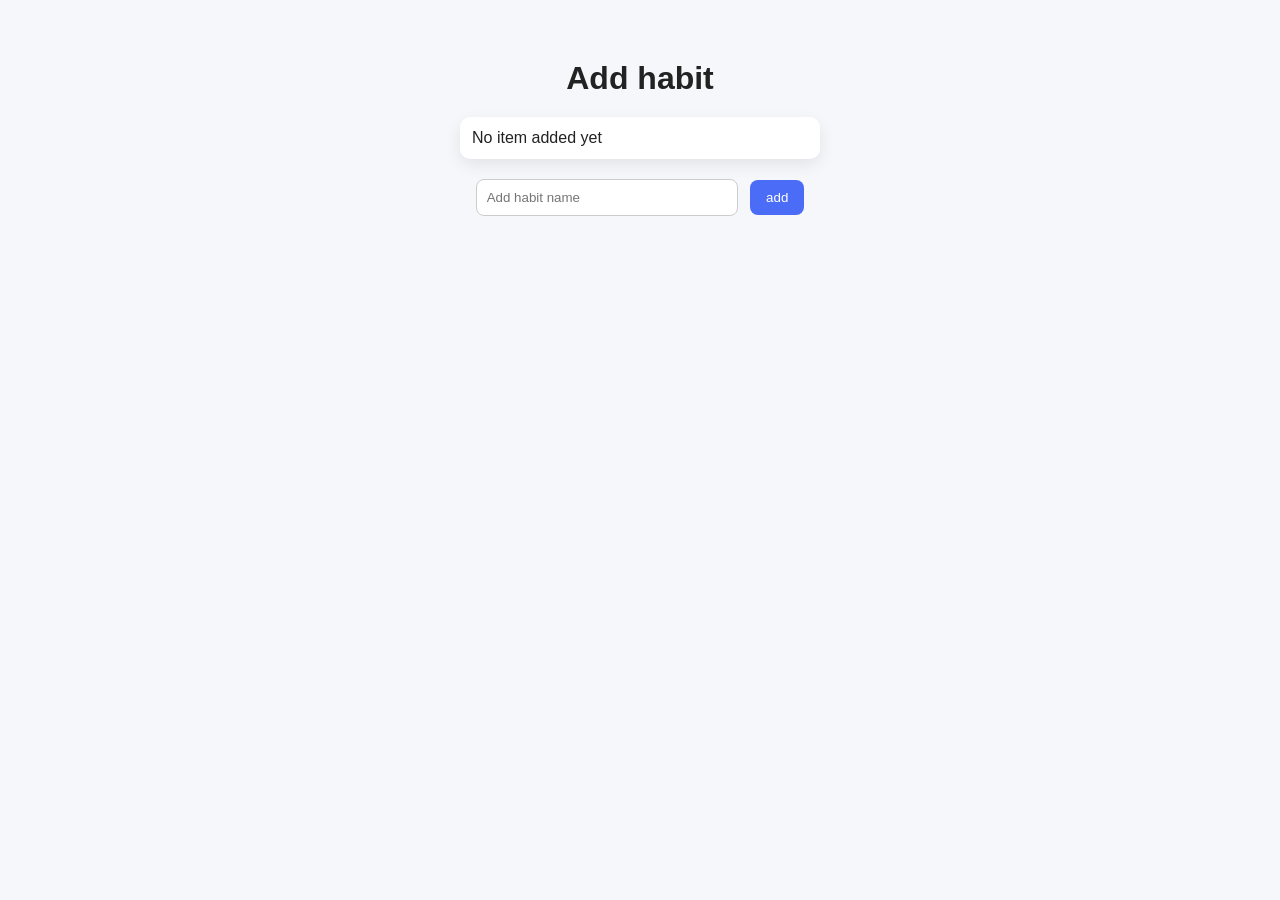
<file: Task 01/Js Task/to_do.html>
<!DOCTYPE html>
<html lang="en">

<head>
    <meta charset="UTF-8">
    <meta name="viewport" content="width=device-width, initial-scale=1.0">
    <title>To_do counter</title>
    <style>
        body {
            font-family: Arial, sans-serif;
            background: #f5f7fb;
            text-align: center;
            margin-top: 60px;
            color: #222;
        }

        h1 {
            font-size: 2rem;
            margin-bottom: 20px;
        }

        #habitList {
            list-style: none;
            padding: 0;
            width: 360px;
            margin: 0 auto 20px auto;
        }

        #habitList li {
            background: white;
            padding: 12px;
            margin: 10px 0;
            border-radius: 10px;
            box-shadow: 0 6px 16px rgba(0, 0, 0, 0.08);
            display: flex;
            justify-content: space-between;
            align-items: center;
            gap: 10px;
        }

        #habitList li button {
            border: none;
            padding: 6px 10px;
            border-radius: 6px;
            cursor: pointer;
            font-size: 0.85rem;
        }

        #habitList li button:first-of-type {
            background: #28a745;
            color: white;
        }

        #habitList li button:last-of-type {
            background: #dc3545;
            color: white;
        }

        #addhabit {
            padding: 10px;
            width: 240px;
            border: 1px solid #ccc;
            border-radius: 8px;
            outline: none;
        }

        #add {
            padding: 10px 16px;
            border: none;
            border-radius: 8px;
            background: #4a6cf7;
            color: white;
            cursor: pointer;
            margin-left: 8px;
        }

        #add:hover {
            background: #3a57d6;
        }
    </style>
</head>

<body>
    <h1>Add habit</h1>
    <ul id="habitList">
        <li id="no_item">No item added yet</li>
    </ul>
    <input type="text" placeholder="Add habit name" id="addhabit">
    <button id="add">add</button>

    <script>
        // Element variables ke naam clear rakhein
        let habitInput = document.getElementById('addhabit');
        let addBtn = document.getElementById('add');
        let habitList = document.getElementById('habitList');
        let item_clear = document.getElementById('no_item');
        let count = 0


        addBtn.addEventListener('click', () => {
            if (habitInput.value == "") {
                alert("Please Enter some thing");
                return;
            }

            if (item_clear) {
                item_clear.remove();
                item_clear = null;
            }
            let newHabitText = habitInput.value;

            let li = document.createElement("li");

            li.id = count;
            li.textContent = newHabitText;

            let done_buton = document.createElement('button');
            let delete_button = document.createElement('button');
            done_buton.textContent = "Done";
            delete_button.textContent = "Delete"



            li.appendChild(done_buton);

            li.appendChild(delete_button);

            habitList.appendChild(li);

            count++;
            delete_button.addEventListener('click', function (e) {
                e.target.parentElement.remove();
            });
            done_buton.addEventListener('click', (e) => {
                done_buton.innerText = "✔";
                done_buton.disabled = true;
            });
        });

    </script>
</body>

</html>
</file>
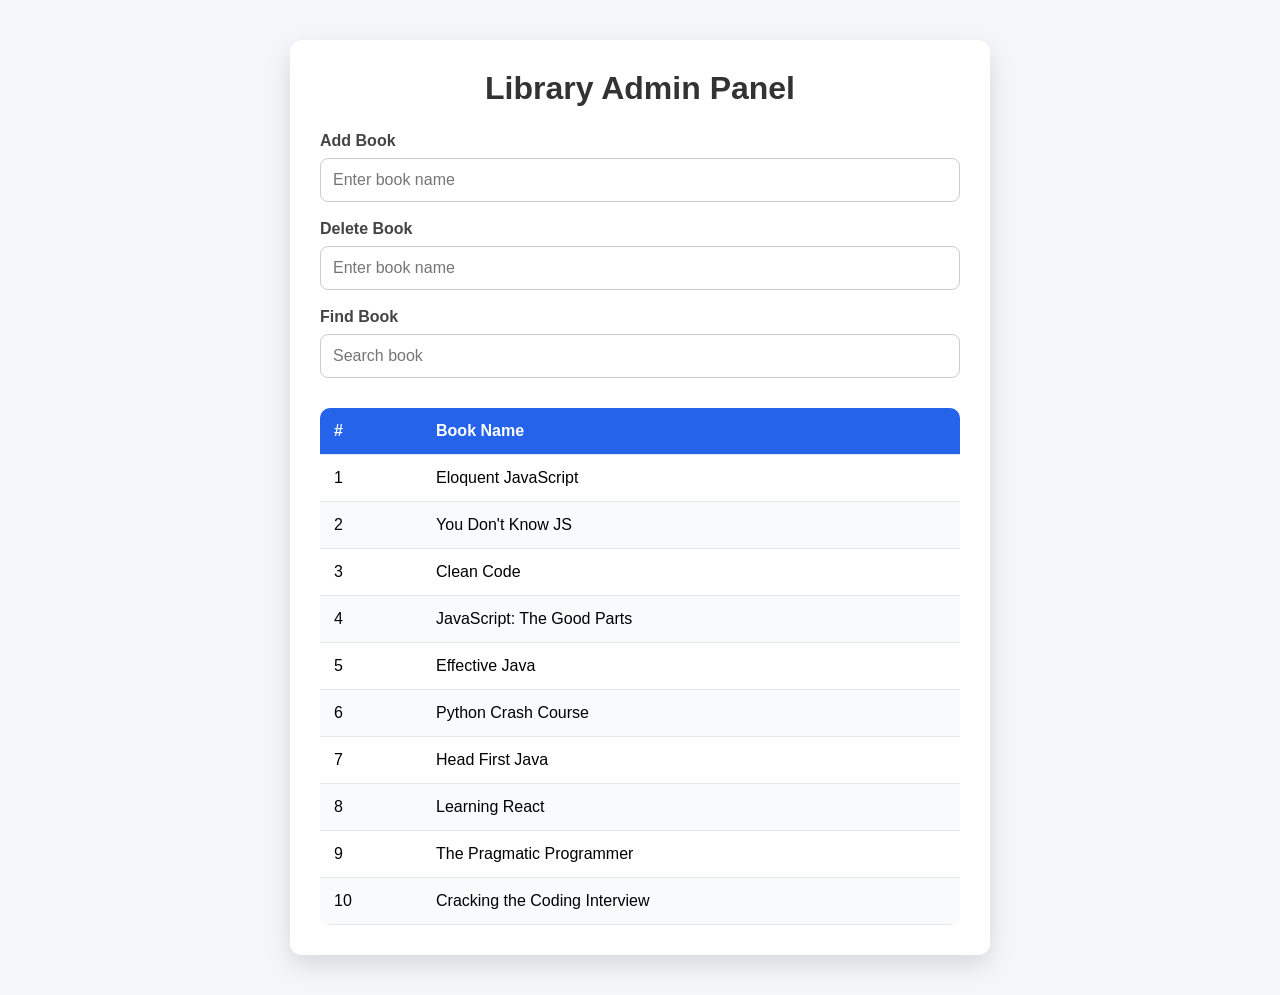
<file: Task_02/Libray_manajement_OOP_Concept/adminPannel/adminPannel.html>
<!DOCTYPE html>
<html lang="en">

<head>
    <meta charset="UTF-8">
    <meta name="viewport" content="width=device-width, initial-scale=1.0">
    <title>Library Admin Panel</title>

    <style>
        * {
            margin: 0;
            padding: 0;
            box-sizing: border-box;
            font-family: Arial, Helvetica, sans-serif;
        }

        body {
            background: #f4f6f9;
            display: flex;
            justify-content: center;
            align-items: flex-start;
            min-height: 100vh;
            padding: 40px 20px;
        }

        .container {
            width: 700px;
            background: #fff;
            padding: 30px;
            border-radius: 12px;
            box-shadow: 0 10px 25px rgba(0, 0, 0, .12);
        }

        h1 {
            text-align: center;
            margin-bottom: 25px;
            color: #333;
        }

        .form-group {
            margin-bottom: 18px;
        }

        label {
            display: block;
            margin-bottom: 8px;
            font-weight: 600;
            color: #444;
        }

        input {
            width: 100%;
            padding: 12px;
            border: 1px solid #ccc;
            border-radius: 8px;
            font-size: 16px;
            outline: none;
            transition: .3s;
        }

        input:focus {
            border-color: #2563eb;
            box-shadow: 0 0 6px rgba(37, 99, 235, .25);
        }

        table {
            width: 100%;
            margin-top: 30px;
            border-collapse: collapse;
            overflow: hidden;
            border-radius: 10px;
        }

        thead {
            background: #2563eb;
            color: #fff;
        }

        th,
        td {
            padding: 14px;
            text-align: left;
            border-bottom: 1px solid #e5e7eb;
        }

        tbody tr:nth-child(even) {
            background: #f8fafc;
        }

        tbody tr:hover {
            background: #eef4ff;
        }
    </style>
</head>

<body>

    <div class="container">

        <h1>Library Admin Panel</h1>

        <div class="form-group">
            <label for="addBook">Add Book</label>
            <input type="text" id="addBook" placeholder="Enter book name">
        </div>

        <div class="form-group">
            <label for="deleteBook">Delete Book</label>
            <input type="text" id="deleteBook" placeholder="Enter book name">
        </div>

        <div class="form-group">
            <label for="findBooks">Find Book</label>
            <input type="search" id="findBooks" placeholder="Search book">
        </div>

        <table>
            <thead>
                <tr>
                    <th>#</th>
                    <th>Book Name</th>
                </tr>
            </thead>

            <tbody id="bookList"></tbody>
        </table>

    </div>

    <script src="../backend.js"></script>

</body>

</html>
</file>
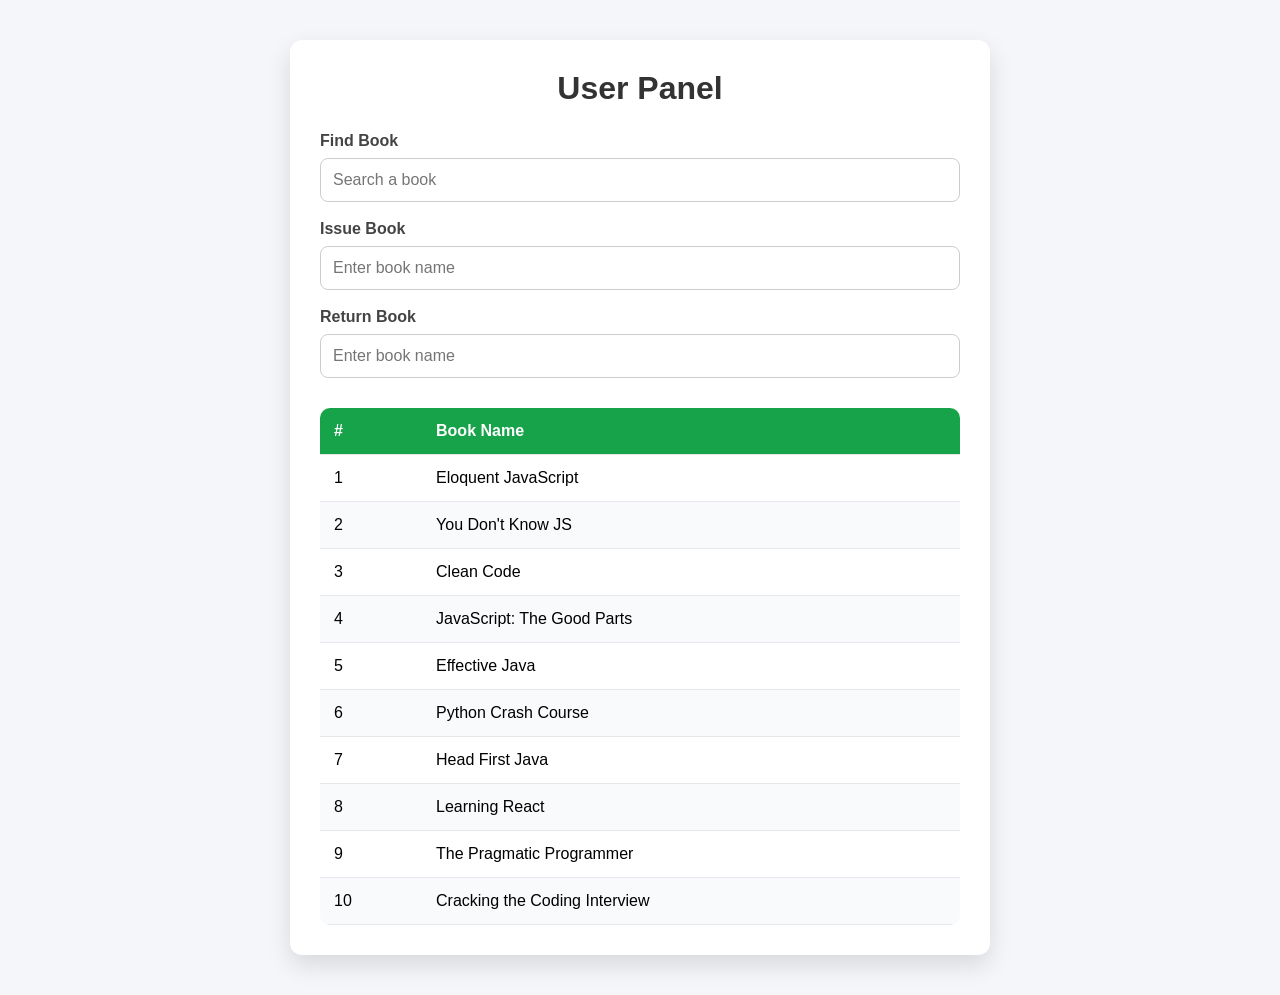
<file: Task_02/Libray_manajement_OOP_Concept/userPannel/userPannel.html>
<!DOCTYPE html>
<html lang="en">

<head>
    <meta charset="UTF-8">
    <meta name="viewport" content="width=device-width, initial-scale=1.0">
    <title>User Panel</title>

    <style>
        * {
            margin: 0;
            padding: 0;
            box-sizing: border-box;
            font-family: Arial, Helvetica, sans-serif;
        }

        body {
            background: #f4f6f9;
            display: flex;
            justify-content: center;
            align-items: flex-start;
            min-height: 100vh;
            padding: 40px 20px;
        }

        .container {
            width: 700px;
            background: #fff;
            padding: 30px;
            border-radius: 12px;
            box-shadow: 0 10px 25px rgba(0, 0, 0, .12);
        }

        h1 {
            text-align: center;
            margin-bottom: 25px;
            color: #333;
        }

        .form-group {
            margin-bottom: 18px;
        }

        label {
            display: block;
            margin-bottom: 8px;
            font-weight: 600;
            color: #444;
        }

        input {
            width: 100%;
            padding: 12px;
            border: 1px solid #ccc;
            border-radius: 8px;
            font-size: 16px;
            outline: none;
            transition: .3s;
        }

        input:focus {
            border-color: #16a34a;
            box-shadow: 0 0 6px rgba(22, 163, 74, .25);
        }

        table {
            width: 100%;
            margin-top: 30px;
            border-collapse: collapse;
            overflow: hidden;
            border-radius: 10px;
        }

        thead {
            background: #16a34a;
            color: #fff;
        }

        th,
        td {
            padding: 14px;
            text-align: left;
            border-bottom: 1px solid #e5e7eb;
        }

        tbody tr:nth-child(even) {
            background: #f8fafc;
        }

        tbody tr:hover {
            background: #ecfdf5;
        }

        @media (max-width:768px) {
            .container {
                width: 100%;
                padding: 20px;
            }

            th,
            td {
                padding: 10px;
                font-size: 14px;
            }
        }
    </style>
</head>

<body>

    <div class="container">

        <h1>User Panel</h1>

        <div class="form-group">
            <label for="findBooks">Find Book</label>
            <input type="text" id="findBooks" placeholder="Search a book">
        </div>

        <div class="form-group">
            <label for="isshuBook">Issue Book</label>
            <input type="text" id="isshuBook" placeholder="Enter book name">
        </div>

        <div class="form-group">
            <label for="returnBooks">Return Book</label>
            <input type="text" id="returnBooks" placeholder="Enter book name">
        </div>

        <table>
            <thead>
                <tr>
                    <th>#</th>
                    <th>Book Name</th>
                </tr>
            </thead>

            <tbody id="bookList"></tbody>
        </table>

    </div>

    <script src="../backend.js"></script>

</body>

</html>
</file>
<file: Task 01/counter/style.css>
body {
    font-family: Arial, sans-serif;
    text-align: center;
    margin-top: 80px;
    background: #f4f6f8;
}

h1 {
    font-size: 2.2rem;
    margin-bottom: 10px;
    color: #222;
}

p {
    font-size: 1.2rem;
    color: #444;
}

#counter {
    font-size: 3rem;
    font-weight: bold;
    margin: 20px 0;
    display: inline-block;
    padding: 10px 20px;
    background: white;
    border-radius: 10px;
    box-shadow: 0 4px 12px rgba(0, 0, 0, 0.1);
}

button {
    padding: 12px 18px;
    font-size: 1rem;
    cursor: pointer;
    border: none;
    border-radius: 8px;
    margin: 5px;
    transition: 0.2s ease;
}

button:hover {
    transform: scale(1.05);
}

#increment {
    background: #28a745;
    color: white;
}

#decrement {
    background: #dc3545;
    color: white;
}

#reset {
    background: #007bff;
    color: white;
}
</file>
<file: Task 01/Quiz/style.css>
body {
    font-family: Arial, sans-serif;
    text-align: center;
    margin-top: 60px;
    background: #f5f7fb;
    color: #222;
}

h1 {
    font-size: 2.2rem;
    margin-bottom: 5px;
}

p {
    font-size: 1rem;
    color: #555;
    margin-bottom: 25px;
}

#attempt {
    width: 360px;
    margin: 0 auto;
    background: #ffffff;
    padding: 25px;
    border-radius: 12px;
    box-shadow: 0 8px 20px rgba(0, 0, 0, 0.08);
    text-align: left;
}

#question {
    font-size: 1.3rem;
    margin-bottom: 20px;
}

form p {
    margin: 12px 0;
    padding: 10px;
    border: 1px solid #eee;
    border-radius: 8px;
    transition: 0.2s;
}

form p:hover {
    background: #f0f4ff;
    border-color: #cfd8ff;
}

input[type="radio"] {
    margin-right: 10px;
    transform: scale(1.1);
    cursor: pointer;
}

label {
    cursor: pointer;
}

#next_question {
    margin-top: 15px;
    width: 100%;
    padding: 12px;
    border: none;
    border-radius: 8px;
    background: #4a6cf7;
    color: white;
    font-size: 1rem;
    cursor: pointer;
    transition: 0.2s;
}

#next_question:hover {
    background: #3a57d6;
}
</file>
<file: Task 01/to_do/style.css>
body {
    font-family: Arial, sans-serif;
    background: #f5f7fb;
    text-align: center;
    margin-top: 60px;
    color: #222;
}

h1 {
    font-size: 2rem;
    margin-bottom: 20px;
}

#habitList {
    list-style: none;
    padding: 0;
    width: 360px;
    margin: 0 auto 20px auto;
}

#habitList li {
    background: white;
    padding: 12px;
    margin: 10px 0;
    border-radius: 10px;
    box-shadow: 0 6px 16px rgba(0, 0, 0, 0.08);
    display: flex;
    justify-content: space-between;
    align-items: center;
    gap: 10px;
}

#habitList li button {
    border: none;
    padding: 6px 10px;
    border-radius: 6px;
    cursor: pointer;
    font-size: 0.85rem;
}

#habitList li button:first-of-type {
    background: #28a745;
    color: white;
}

#habitList li button:last-of-type {
    background: #dc3545;
    color: white;
}

#addhabit {
    padding: 10px;
    width: 240px;
    border: 1px solid #ccc;
    border-radius: 8px;
    outline: none;
}

#add {
    padding: 10px 16px;
    border: none;
    border-radius: 8px;
    background: #4a6cf7;
    color: white;
    cursor: pointer;
    margin-left: 8px;
}

#add:hover {
    background: #3a57d6;
}
</file>
